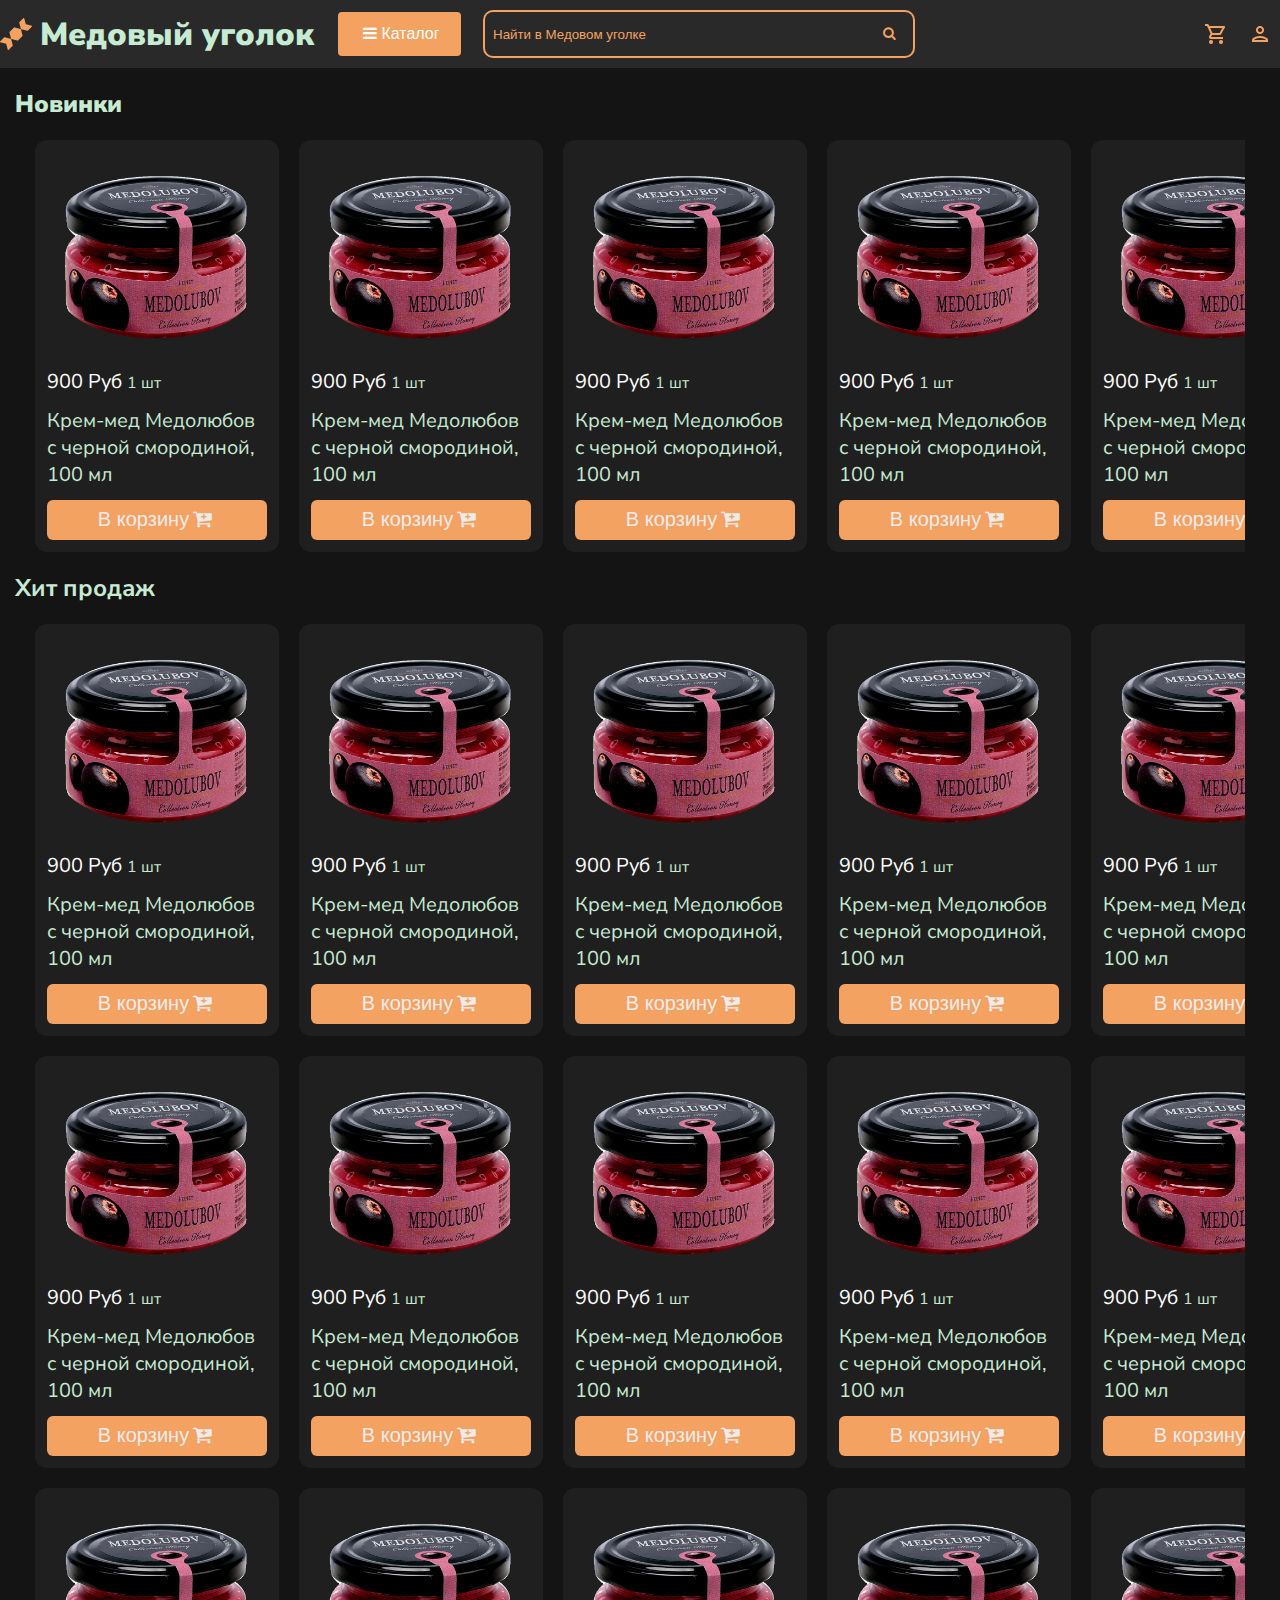
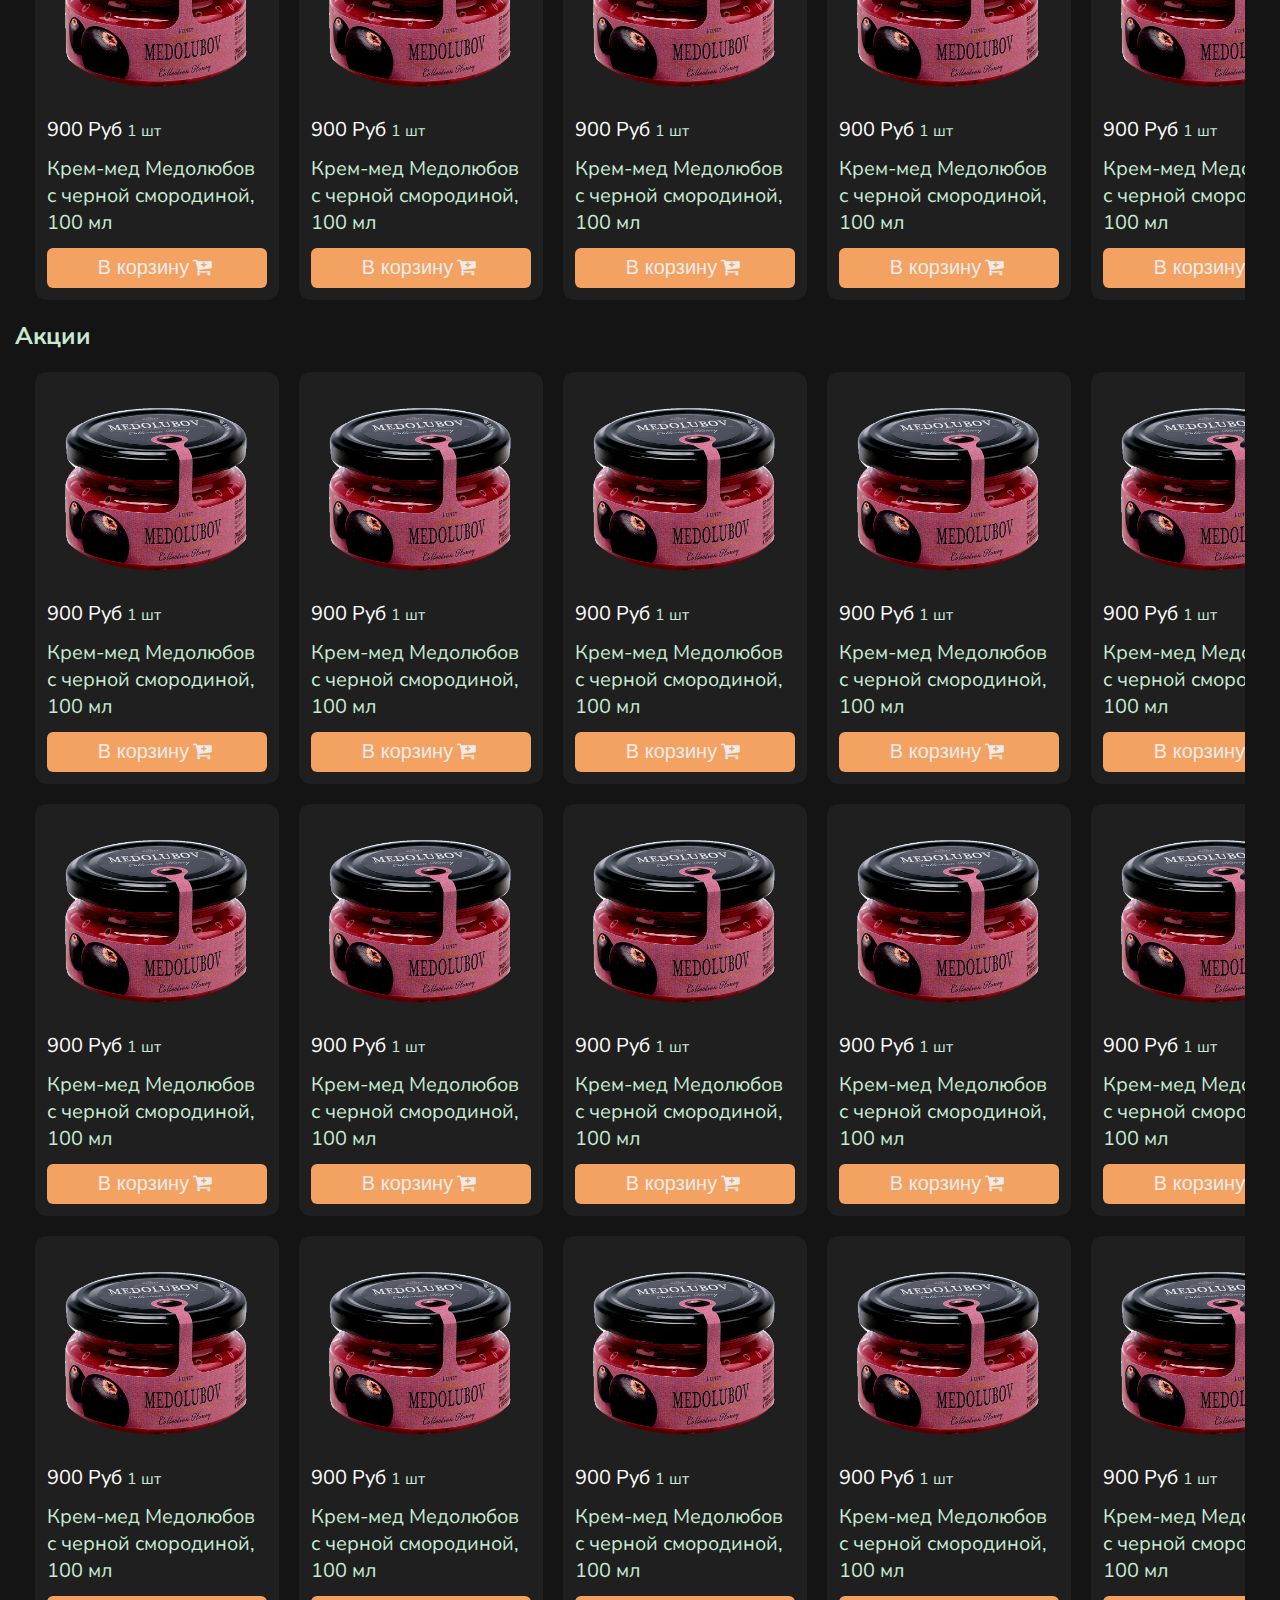
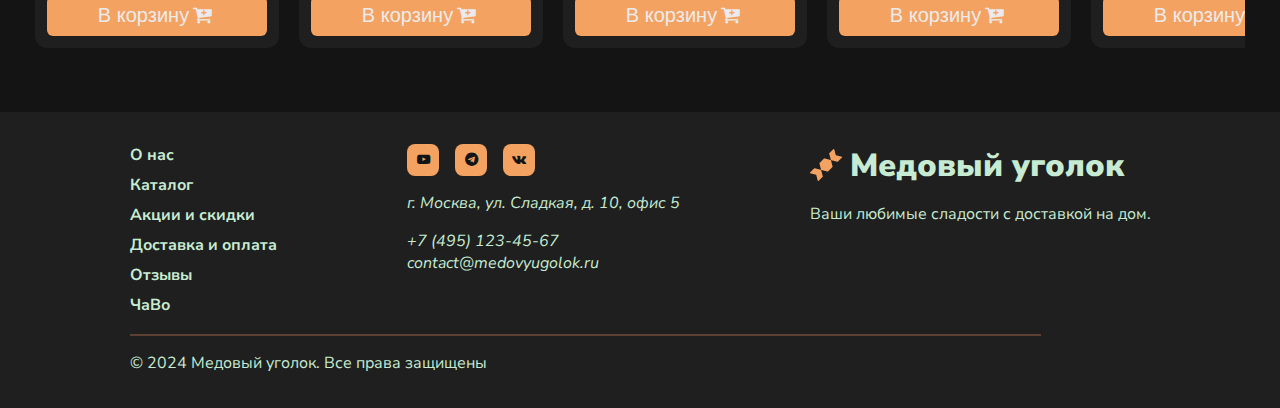
<file: .idea/Main.html>
<!DOCTYPE html>
<html>
<head>
    <meta charset="utf-8">
    <meta name="viewport" content="width=device-width, initial-scale=1">
    <title>Медовый уголок</title>
    <link rel="preconnect" href="https://fonts.googleapis.com">
    <link rel="preconnect" href="https://fonts.gstatic.com" crossorigin>
    <link href="https://fonts.googleapis.com/css2?family=Nunito+Sans:ital,opsz,wght@0,6..12,200..1000;1,6..12,200..1000&display=swap" rel="stylesheet">
    <link rel = "icon" type="image/png" href="images/favicon.png">
    <link rel = "stylesheet" href="Header.css">
    <link rel = "stylesheet" href="Main.css">
    <link rel = "stylesheet" href="Footer.css">
    <link rel="stylesheet" href="https://maxcdn.bootstrapcdn.com/font-awesome/4.7.0/css/font-awesome.min.css">
</head>
<body>
<header>
    <div class="dv1">
        <img src="images/favicon.png" alt = "logo" hspace = "8" vspace = "8">
        <h1 style="display: inline-block; color: #C6EBD2;" id="main_page_start"><b>Медовый уголок</b></h1>
    </div>
    <nav class="nv1">
        <button id="katalog_button">Каталог</button>
        <label>
            <input type="search" placeholder="Найти в Медовом уголке">
            <button type="submit" id="search"></button>
        </label>
        <button id="user_cart_button"></button>
        <button id="user_button"></button>
    </nav>
</header>


<main>
    <section>
        <h2><b>Новинки</b></h2>
        <div class="scroller_new">
            <div class="scroll_item">
                <img src="images/product.png" alt="product" width="220px" heigth="220px">
                <p id="price">900 Руб <span>1 шт</span></p>
                <p>Крем-мед Медолюбов с черной смородиной,<br> 100 мл</p>
                <button class="add_to_cart_button" id="add_to_cart">В корзину</button>
            </div>
            <div class="scroll_item">
                <img src="images/product.png" alt="product" width="220px" heigth="220px">
                <p id="price">900 Руб <span>1 шт</span></p>
                <p>Крем-мед Медолюбов с черной смородиной,<br> 100 мл</p>
                <button class="add_to_cart_button" id="add_to_cart">В корзину</button>
            </div>
            <div class="scroll_item">
                <img src="images/product.png" alt="product" width="220px" heigth="220px">
                <p id="price">900 Руб <span>1 шт</span></p>
                <p>Крем-мед Медолюбов с черной смородиной,<br> 100 мл</p>
                <button class="add_to_cart_button" id="add_to_cart">В корзину</button>
            </div>
            <div class="scroll_item">
                <img src="images/product.png" alt="product" width="220px" heigth="220px">
                <p id="price">900 Руб <span>1 шт</span></p>
                <p>Крем-мед Медолюбов с черной смородиной,<br> 100 мл</p>
                <button class="add_to_cart_button" id="add_to_cart">В корзину</button>
            </div>
            <div class="scroll_item">
                <img src="images/product.png" alt="product" width="220px" heigth="220px">
                <p id="price">900 Руб <span>1 шт</span></p>
                <p>Крем-мед Медолюбов с черной смородиной,<br> 100 мл</p>
                <button class="add_to_cart_button" id="add_to_cart">В корзину</button>
            </div>
            <div class="scroll_item">
                <img src="images/product.png" alt="product" width="220px" heigth="220px">
                <p id="price">900 Руб <span>1 шт</span></p>
                <p>Крем-мед Медолюбов с черной смородиной,<br> 100 мл</p>
                <button class="add_to_cart_button" id="add_to_cart">В корзину</button>
            </div>
            <div class="scroll_item">
                <img src="images/product.png" alt="product" width="220px" heigth="220px">
                <p id="price">900 Руб <span>1 шт</span></p>
                <p>Крем-мед Медолюбов с черной смородиной,<br> 100 мл</p>
                <button class="add_to_cart_button" id="add_to_cart">В корзину</button>
            </div>
            <div class="scroll_item">
                <img src="images/product.png" alt="product" width="220px" heigth="220px">
                <p id="price">900 Руб <span>1 шт</span></p>
                <p>Крем-мед Медолюбов с черной смородиной,<br> 100 мл</p>
                <button class="add_to_cart_button" id="add_to_cart">В корзину</button>
            </div>
            <div class="scroll_item">
                <img src="images/product.png" alt="product" width="220px" heigth="220px">
                <p id="price">900 Руб <span>1 шт</span></p>
                <p>Крем-мед Медолюбов с черной смородиной,<br> 100 мл</p>
                <button class="add_to_cart_button" id="add_to_cart">В корзину</button>
            </div>
            <div class="scroll_item">
                <img src="images/product.png" alt="product" width="220px" heigth="220px">
                <p id="price">900 Руб <span>1 шт</span></p>
                <p>Крем-мед Медолюбов с черной смородиной,<br> 100 мл</p>
                <button class="add_to_cart_button" id="add_to_cart">В корзину</button>
            </div>
        </div>
    </section>


    <section>
        <h2>Хит продаж</h2>
        <div class="multiple_scrollers">
            <div class="scroller_new">
                <div class="scroll_item">
                    <img src="images/product.png" alt="product" width="220px" heigth="220px">
                    <p id="price">900 Руб <span>1 шт</span></p>
                    <p>Крем-мед Медолюбов с черной смородиной,<br> 100 мл</p>
                    <button class="add_to_cart_button" id="add_to_cart">В корзину</button>
                </div>
                <div class="scroll_item">
                    <img src="images/product.png" alt="product" width="220px" heigth="220px">
                    <p id="price">900 Руб <span>1 шт</span></p>
                    <p>Крем-мед Медолюбов с черной смородиной,<br> 100 мл</p>
                    <button class="add_to_cart_button" id="add_to_cart">В корзину</button>
                </div>
                <div class="scroll_item">
                    <img src="images/product.png" alt="product" width="220px" heigth="220px">
                    <p id="price">900 Руб <span>1 шт</span></p>
                    <p>Крем-мед Медолюбов с черной смородиной,<br> 100 мл</p>
                    <button class="add_to_cart_button" id="add_to_cart">В корзину</button>
                </div>
                <div class="scroll_item">
                    <img src="images/product.png" alt="product" width="220px" heigth="220px">
                    <p id="price">900 Руб <span>1 шт</span></p>
                    <p>Крем-мед Медолюбов с черной смородиной,<br> 100 мл</p>
                    <button class="add_to_cart_button" id="add_to_cart">В корзину</button>
                </div>
                <div class="scroll_item">
                    <img src="images/product.png" alt="product" width="220px" heigth="220px">
                    <p id="price">900 Руб <span>1 шт</span></p>
                    <p>Крем-мед Медолюбов с черной смородиной,<br> 100 мл</p>
                    <button class="add_to_cart_button" id="add_to_cart">В корзину</button>
                </div>
                <div class="scroll_item">
                    <img src="images/product.png" alt="product" width="220px" heigth="220px">
                    <p id="price">900 Руб <span>1 шт</span></p>
                    <p>Крем-мед Медолюбов с черной смородиной,<br> 100 мл</p>
                    <button class="add_to_cart_button" id="add_to_cart">В корзину</button>
                </div>
                <div class="scroll_item">
                    <img src="images/product.png" alt="product" width="220px" heigth="220px">
                    <p id="price">900 Руб <span>1 шт</span></p>
                    <p>Крем-мед Медолюбов с черной смородиной,<br> 100 мл</p>
                    <button class="add_to_cart_button" id="add_to_cart">В корзину</button>
                </div>
                <div class="scroll_item">
                    <img src="images/product.png" alt="product" width="220px" heigth="220px">
                    <p id="price">900 Руб <span>1 шт</span></p>
                    <p>Крем-мед Медолюбов с черной смородиной,<br> 100 мл</p>
                    <button class="add_to_cart_button" id="add_to_cart">В корзину</button>
                </div>
                <div class="scroll_item">
                    <img src="images/product.png" alt="product" width="220px" heigth="220px">
                    <p id="price">900 Руб <span>1 шт</span></p>
                    <p>Крем-мед Медолюбов с черной смородиной,<br> 100 мл</p>
                    <button class="add_to_cart_button" id="add_to_cart">В корзину</button>
                </div>
                <div class="scroll_item">
                    <img src="images/product.png" alt="product" width="220px" heigth="220px">
                    <p id="price">900 Руб <span>1 шт</span></p>
                    <p>Крем-мед Медолюбов с черной смородиной,<br> 100 мл</p>
                    <button class="add_to_cart_button" id="add_to_cart">В корзину</button>
                </div>
            </div>
            <div class="scroller_new">
                <div class="scroll_item">
                    <img src="images/product.png" alt="product" width="220px" heigth="220px">
                    <p id="price">900 Руб <span>1 шт</span></p>
                    <p>Крем-мед Медолюбов с черной смородиной,<br> 100 мл</p>
                    <button class="add_to_cart_button" id="add_to_cart">В корзину</button>
                </div>
                <div class="scroll_item">
                    <img src="images/product.png" alt="product" width="220px" heigth="220px">
                    <p id="price">900 Руб <span>1 шт</span></p>
                    <p>Крем-мед Медолюбов с черной смородиной,<br> 100 мл</p>
                    <button class="add_to_cart_button" id="add_to_cart">В корзину</button>
                </div>
                <div class="scroll_item">
                    <img src="images/product.png" alt="product" width="220px" heigth="220px">
                    <p id="price">900 Руб <span>1 шт</span></p>
                    <p>Крем-мед Медолюбов с черной смородиной,<br> 100 мл</p>
                    <button class="add_to_cart_button" id="add_to_cart">В корзину</button>
                </div>
                <div class="scroll_item">
                    <img src="images/product.png" alt="product" width="220px" heigth="220px">
                    <p id="price">900 Руб <span>1 шт</span></p>
                    <p>Крем-мед Медолюбов с черной смородиной,<br> 100 мл</p>
                    <button class="add_to_cart_button" id="add_to_cart">В корзину</button>
                </div>
                <div class="scroll_item">
                    <img src="images/product.png" alt="product" width="220px" heigth="220px">
                    <p id="price">900 Руб <span>1 шт</span></p>
                    <p>Крем-мед Медолюбов с черной смородиной,<br> 100 мл</p>
                    <button class="add_to_cart_button" id="add_to_cart">В корзину</button>
                </div>
                <div class="scroll_item">
                    <img src="images/product.png" alt="product" width="220px" heigth="220px">
                    <p id="price">900 Руб <span>1 шт</span></p>
                    <p>Крем-мед Медолюбов с черной смородиной,<br> 100 мл</p>
                    <button class="add_to_cart_button" id="add_to_cart">В корзину</button>
                </div>
                <div class="scroll_item">
                    <img src="images/product.png" alt="product" width="220px" heigth="220px">
                    <p id="price">900 Руб <span>1 шт</span></p>
                    <p>Крем-мед Медолюбов с черной смородиной,<br> 100 мл</p>
                    <button class="add_to_cart_button" id="add_to_cart">В корзину</button>
                </div>
                <div class="scroll_item">
                    <img src="images/product.png" alt="product" width="220px" heigth="220px">
                    <p id="price">900 Руб <span>1 шт</span></p>
                    <p>Крем-мед Медолюбов с черной смородиной,<br> 100 мл</p>
                    <button class="add_to_cart_button" id="add_to_cart">В корзину</button>
                </div>
                <div class="scroll_item">
                    <img src="images/product.png" alt="product" width="220px" heigth="220px">
                    <p id="price">900 Руб <span>1 шт</span></p>
                    <p>Крем-мед Медолюбов с черной смородиной,<br> 100 мл</p>
                    <button class="add_to_cart_button" id="add_to_cart">В корзину</button>
                </div>
                <div class="scroll_item">
                    <img src="images/product.png" alt="product" width="220px" heigth="220px">
                    <p id="price">900 Руб <span>1 шт</span></p>
                    <p>Крем-мед Медолюбов с черной смородиной,<br> 100 мл</p>
                    <button class="add_to_cart_button" id="add_to_cart">В корзину</button>
                </div>
            </div>
            <div class="scroller_new">
                <div class="scroll_item">
                    <img src="images/product.png" alt="product" width="220px" heigth="220px">
                    <p id="price">900 Руб <span>1 шт</span></p>
                    <p>Крем-мед Медолюбов с черной смородиной,<br> 100 мл</p>
                    <button class="add_to_cart_button" id="add_to_cart">В корзину</button>
                </div>
                <div class="scroll_item">
                    <img src="images/product.png" alt="product" width="220px" heigth="220px">
                    <p id="price">900 Руб <span>1 шт</span></p>
                    <p>Крем-мед Медолюбов с черной смородиной,<br> 100 мл</p>
                    <button class="add_to_cart_button" id="add_to_cart">В корзину</button>
                </div>
                <div class="scroll_item">
                    <img src="images/product.png" alt="product" width="220px" heigth="220px">
                    <p id="price">900 Руб <span>1 шт</span></p>
                    <p>Крем-мед Медолюбов с черной смородиной,<br> 100 мл</p>
                    <button class="add_to_cart_button" id="add_to_cart">В корзину</button>
                </div>
                <div class="scroll_item">
                    <img src="images/product.png" alt="product" width="220px" heigth="220px">
                    <p id="price">900 Руб <span>1 шт</span></p>
                    <p>Крем-мед Медолюбов с черной смородиной,<br> 100 мл</p>
                    <button class="add_to_cart_button" id="add_to_cart">В корзину</button>
                </div>
                <div class="scroll_item">
                    <img src="images/product.png" alt="product" width="220px" heigth="220px">
                    <p id="price">900 Руб <span>1 шт</span></p>
                    <p>Крем-мед Медолюбов с черной смородиной,<br> 100 мл</p>
                    <button class="add_to_cart_button" id="add_to_cart">В корзину</button>
                </div>
                <div class="scroll_item">
                    <img src="images/product.png" alt="product" width="220px" heigth="220px">
                    <p id="price">900 Руб <span>1 шт</span></p>
                    <p>Крем-мед Медолюбов с черной смородиной,<br> 100 мл</p>
                    <button class="add_to_cart_button" id="add_to_cart">В корзину</button>
                </div>
                <div class="scroll_item">
                    <img src="images/product.png" alt="product" width="220px" heigth="220px">
                    <p id="price">900 Руб <span>1 шт</span></p>
                    <p>Крем-мед Медолюбов с черной смородиной,<br> 100 мл</p>
                    <button class="add_to_cart_button" id="add_to_cart">В корзину</button>
                </div>
                <div class="scroll_item">
                    <img src="images/product.png" alt="product" width="220px" heigth="220px">
                    <p id="price">900 Руб <span>1 шт</span></p>
                    <p>Крем-мед Медолюбов с черной смородиной,<br> 100 мл</p>
                    <button class="add_to_cart_button" id="add_to_cart">В корзину</button>
                </div>
                <div class="scroll_item">
                    <img src="images/product.png" alt="product" width="220px" heigth="220px">
                    <p id="price">900 Руб <span>1 шт</span></p>
                    <p>Крем-мед Медолюбов с черной смородиной,<br> 100 мл</p>
                    <button class="add_to_cart_button" id="add_to_cart">В корзину</button>
                </div>
                <div class="scroll_item">
                    <img src="images/product.png" alt="product" width="220px" heigth="220px">
                    <p id="price">900 Руб <span>1 шт</span></p>
                    <p>Крем-мед Медолюбов с черной смородиной,<br> 100 мл</p>
                    <button class="add_to_cart_button" id="add_to_cart">В корзину</button>
                </div>
            </div>
        </div>
    </section>


    <section>
        <h2 id="sales">Акции</h2>
        <div class="multiple_scrollers">
            <div class="scroller_new">
                <div class="scroll_item">
                    <img src="images/product.png" alt="product" width="220px" heigth="220px">
                    <p id="price">900 Руб <span>1 шт</span></p>
                    <p>Крем-мед Медолюбов с черной смородиной,<br> 100 мл</p>
                    <button class="add_to_cart_button" id="add_to_cart">В корзину</button>
                </div>
                <div class="scroll_item">
                    <img src="images/product.png" alt="product" width="220px" heigth="220px">
                    <p id="price">900 Руб <span>1 шт</span></p>
                    <p>Крем-мед Медолюбов с черной смородиной,<br> 100 мл</p>
                    <button class="add_to_cart_button" id="add_to_cart">В корзину</button>
                </div>
                <div class="scroll_item">
                    <img src="images/product.png" alt="product" width="220px" heigth="220px">
                    <p id="price">900 Руб <span>1 шт</span></p>
                    <p>Крем-мед Медолюбов с черной смородиной,<br> 100 мл</p>
                    <button class="add_to_cart_button" id="add_to_cart">В корзину</button>
                </div>
                <div class="scroll_item">
                    <img src="images/product.png" alt="product" width="220px" heigth="220px">
                    <p id="price">900 Руб <span>1 шт</span></p>
                    <p>Крем-мед Медолюбов с черной смородиной,<br> 100 мл</p>
                    <button class="add_to_cart_button" id="add_to_cart">В корзину</button>
                </div>
                <div class="scroll_item">
                    <img src="images/product.png" alt="product" width="220px" heigth="220px">
                    <p id="price">900 Руб <span>1 шт</span></p>
                    <p>Крем-мед Медолюбов с черной смородиной,<br> 100 мл</p>
                    <button class="add_to_cart_button" id="add_to_cart">В корзину</button>
                </div>
                <div class="scroll_item">
                    <img src="images/product.png" alt="product" width="220px" heigth="220px">
                    <p id="price">900 Руб <span>1 шт</span></p>
                    <p>Крем-мед Медолюбов с черной смородиной,<br> 100 мл</p>
                    <button class="add_to_cart_button" id="add_to_cart">В корзину</button>
                </div>
                <div class="scroll_item">
                    <img src="images/product.png" alt="product" width="220px" heigth="220px">
                    <p id="price">900 Руб <span>1 шт</span></p>
                    <p>Крем-мед Медолюбов с черной смородиной,<br> 100 мл</p>
                    <button class="add_to_cart_button" id="add_to_cart">В корзину</button>
                </div>
                <div class="scroll_item">
                    <img src="images/product.png" alt="product" width="220px" heigth="220px">
                    <p id="price">900 Руб <span>1 шт</span></p>
                    <p>Крем-мед Медолюбов с черной смородиной,<br> 100 мл</p>
                    <button class="add_to_cart_button" id="add_to_cart">В корзину</button>
                </div>
                <div class="scroll_item">
                    <img src="images/product.png" alt="product" width="220px" heigth="220px">
                    <p id="price">900 Руб <span>1 шт</span></p>
                    <p>Крем-мед Медолюбов с черной смородиной,<br> 100 мл</p>
                    <button class="add_to_cart_button" id="add_to_cart">В корзину</button>
                </div>
                <div class="scroll_item">
                    <img src="images/product.png" alt="product" width="220px" heigth="220px">
                    <p id="price">900 Руб <span>1 шт</span></p>
                    <p>Крем-мед Медолюбов с черной смородиной,<br> 100 мл</p>
                    <button class="add_to_cart_button" id="add_to_cart">В корзину</button>
                </div>
            </div>
            <div class="scroller_new">
                <div class="scroll_item">
                    <img src="images/product.png" alt="product" width="220px" heigth="220px">
                    <p id="price">900 Руб <span>1 шт</span></p>
                    <p>Крем-мед Медолюбов с черной смородиной,<br> 100 мл</p>
                    <button class="add_to_cart_button" id="add_to_cart">В корзину</button>
                </div>
                <div class="scroll_item">
                    <img src="images/product.png" alt="product" width="220px" heigth="220px">
                    <p id="price">900 Руб <span>1 шт</span></p>
                    <p>Крем-мед Медолюбов с черной смородиной,<br> 100 мл</p>
                    <button class="add_to_cart_button" id="add_to_cart">В корзину</button>
                </div>
                <div class="scroll_item">
                    <img src="images/product.png" alt="product" width="220px" heigth="220px">
                    <p id="price">900 Руб <span>1 шт</span></p>
                    <p>Крем-мед Медолюбов с черной смородиной,<br> 100 мл</p>
                    <button class="add_to_cart_button" id="add_to_cart">В корзину</button>
                </div>
                <div class="scroll_item">
                    <img src="images/product.png" alt="product" width="220px" heigth="220px">
                    <p id="price">900 Руб <span>1 шт</span></p>
                    <p>Крем-мед Медолюбов с черной смородиной,<br> 100 мл</p>
                    <button class="add_to_cart_button" id="add_to_cart">В корзину</button>
                </div>
                <div class="scroll_item">
                    <img src="images/product.png" alt="product" width="220px" heigth="220px">
                    <p id="price">900 Руб <span>1 шт</span></p>
                    <p>Крем-мед Медолюбов с черной смородиной,<br> 100 мл</p>
                    <button class="add_to_cart_button" id="add_to_cart">В корзину</button>
                </div>
                <div class="scroll_item">
                    <img src="images/product.png" alt="product" width="220px" heigth="220px">
                    <p id="price">900 Руб <span>1 шт</span></p>
                    <p>Крем-мед Медолюбов с черной смородиной,<br> 100 мл</p>
                    <button class="add_to_cart_button" id="add_to_cart">В корзину</button>
                </div>
                <div class="scroll_item">
                    <img src="images/product.png" alt="product" width="220px" heigth="220px">
                    <p id="price">900 Руб <span>1 шт</span></p>
                    <p>Крем-мед Медолюбов с черной смородиной,<br> 100 мл</p>
                    <button class="add_to_cart_button" id="add_to_cart">В корзину</button>
                </div>
                <div class="scroll_item">
                    <img src="images/product.png" alt="product" width="220px" heigth="220px">
                    <p id="price">900 Руб <span>1 шт</span></p>
                    <p>Крем-мед Медолюбов с черной смородиной,<br> 100 мл</p>
                    <button class="add_to_cart_button" id="add_to_cart">В корзину</button>
                </div>
                <div class="scroll_item">
                    <img src="images/product.png" alt="product" width="220px" heigth="220px">
                    <p id="price">900 Руб <span>1 шт</span></p>
                    <p>Крем-мед Медолюбов с черной смородиной,<br> 100 мл</p>
                    <button class="add_to_cart_button" id="add_to_cart">В корзину</button>
                </div>
                <div class="scroll_item">
                    <img src="images/product.png" alt="product" width="220px" heigth="220px">
                    <p id="price">900 Руб <span>1 шт</span></p>
                    <p>Крем-мед Медолюбов с черной смородиной,<br> 100 мл</p>
                    <button class="add_to_cart_button" id="add_to_cart">В корзину</button>
                </div>
            </div>
            <div class="scroller_new">
                <div class="scroll_item">
                    <img src="images/product.png" alt="product" width="220px" heigth="220px">
                    <p id="price">900 Руб <span>1 шт</span></p>
                    <p>Крем-мед Медолюбов с черной смородиной,<br> 100 мл</p>
                    <button class="add_to_cart_button" id="add_to_cart">В корзину</button>
                </div>
                <div class="scroll_item">
                    <img src="images/product.png" alt="product" width="220px" heigth="220px">
                    <p id="price">900 Руб <span>1 шт</span></p>
                    <p>Крем-мед Медолюбов с черной смородиной,<br> 100 мл</p>
                    <button class="add_to_cart_button" id="add_to_cart">В корзину</button>
                </div>
                <div class="scroll_item">
                    <img src="images/product.png" alt="product" width="220px" heigth="220px">
                    <p id="price">900 Руб <span>1 шт</span></p>
                    <p>Крем-мед Медолюбов с черной смородиной,<br> 100 мл</p>
                    <button class="add_to_cart_button" id="add_to_cart">В корзину</button>
                </div>
                <div class="scroll_item">
                    <img src="images/product.png" alt="product" width="220px" heigth="220px">
                    <p id="price">900 Руб <span>1 шт</span></p>
                    <p>Крем-мед Медолюбов с черной смородиной,<br> 100 мл</p>
                    <button class="add_to_cart_button" id="add_to_cart">В корзину</button>
                </div>
                <div class="scroll_item">
                    <img src="images/product.png" alt="product" width="220px" heigth="220px">
                    <p id="price">900 Руб <span>1 шт</span></p>
                    <p>Крем-мед Медолюбов с черной смородиной,<br> 100 мл</p>
                    <button class="add_to_cart_button" id="add_to_cart">В корзину</button>
                </div>
                <div class="scroll_item">
                    <img src="images/product.png" alt="product" width="220px" heigth="220px">
                    <p id="price">900 Руб <span>1 шт</span></p>
                    <p>Крем-мед Медолюбов с черной смородиной,<br> 100 мл</p>
                    <button class="add_to_cart_button" id="add_to_cart">В корзину</button>
                </div>
                <div class="scroll_item">
                    <img src="images/product.png" alt="product" width="220px" heigth="220px">
                    <p id="price">900 Руб <span>1 шт</span></p>
                    <p>Крем-мед Медолюбов с черной смородиной,<br> 100 мл</p>
                    <button class="add_to_cart_button" id="add_to_cart">В корзину</button>
                </div>
                <div class="scroll_item">
                    <img src="images/product.png" alt="product" width="220px" heigth="220px">
                    <p id="price">900 Руб <span>1 шт</span></p>
                    <p>Крем-мед Медолюбов с черной смородиной,<br> 100 мл</p>
                    <button class="add_to_cart_button" id="add_to_cart">В корзину</button>
                </div>
                <div class="scroll_item">
                    <img src="images/product.png" alt="product" width="220px" heigth="220px">
                    <p id="price">900 Руб <span>1 шт</span></p>
                    <p>Крем-мед Медолюбов с черной смородиной,<br> 100 мл</p>
                    <button class="add_to_cart_button" id="add_to_cart">В корзину</button>
                </div>
                <div class="scroll_item">
                    <img src="images/product.png" alt="product" width="220px" heigth="220px">
                    <p id="price">900 Руб <span>1 шт</span></p>
                    <p>Крем-мед Медолюбов с черной смородиной,<br> 100 мл</p>
                    <button class="add_to_cart_button" id="add_to_cart">В корзину</button>
                </div>
            </div>
        </div>
    </section>

</main>


<footer>
    <div class="foot">
        <nav class="footer_nav1">
            <a>О нас</a>
            <a href="#katalog_button">Каталог</a>
            <a href="#sales">Акции и скидки</a>
            <a>Доставка и оплата</a>
            <a>Отзывы</a>
            <a>ЧаВо</a>
        </nav>
        <address>
            <nav class="footer_nav2">
                <button class="foot_button" id="yt_button"></button>
                <button class="foot_button" id="tg_button"></button>
                <button class="foot_button" id="vk_button"></button>
            </nav>
            <p>г. Москва, ул. Сладкая, д. 10, офис 5</p>
            <a href="tel:74951234567">+7 (495) 123-45-67</a>
            <a href="mailto:contact@medovyugolok.ru">contact@medovyugolok.ru</a>
        </address>
        <div>
            <div class="footer_div">
                <img src="images/favicon.png" alt = "logo" hspace = "8" vspace = "8">
                <h1 style="display: inline-block; color: #fff;"><a href="#main_page_start"><b>Медовый уголок</b></a></h1>
            </div>
            <p>Ваши любимые сладости с доставкой на дом.</p>
        </div>
    </div>
    <hr color="#5C4033" width="79%">
    <p>© 2024 Медовый уголок. Все права защищены</p>
</footer>
</body>
</html>
</file>
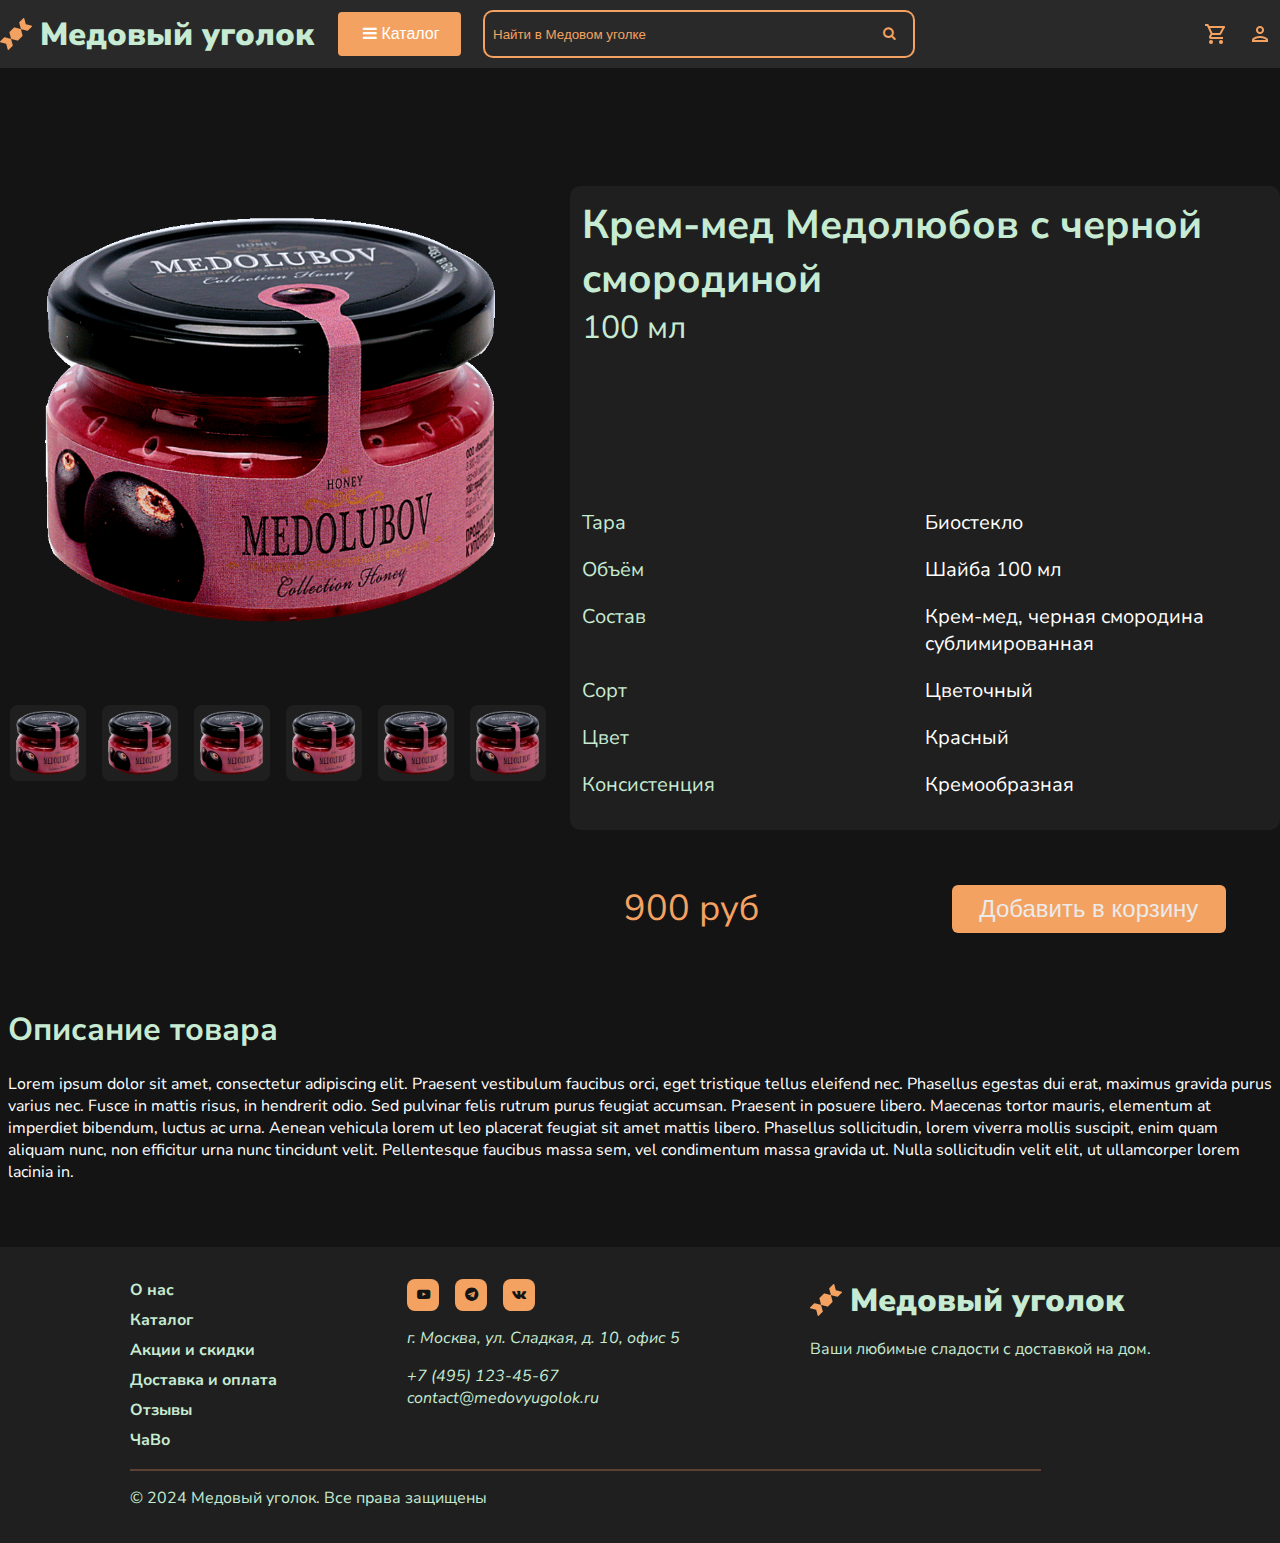
<file: .idea/Product.html>
<!DOCTYPE html>
<html lang="en">
<head>
    <meta charset="UTF-8">
    <meta name="viewport" content="width=device-width, initial-scale=1">
    <title></title>
    <link rel="preconnect" href="https://fonts.googleapis.com">
    <link rel="preconnect" href="https://fonts.gstatic.com" crossorigin>
    <link href="https://fonts.googleapis.com/css2?family=Nunito+Sans:ital,opsz,wght@0,6..12,200..1000;1,6..12,200..1000&display=swap" rel="stylesheet">
    <link rel = "icon" type="image/png" href="images/favicon.png">
    <link rel="stylesheet" href="https://maxcdn.bootstrapcdn.com/font-awesome/4.7.0/css/font-awesome.min.css">
    <link rel = "stylesheet" href="Header.css">
    <link rel = "stylesheet" href="Footer.css">
    <link rel = "stylesheet" href="Product.css">
</head>
<body>
<header>
    <div class="dv1">
        <img src="images/favicon.png" alt = "logo" hspace = "8" vspace = "8">
        <h1 style="color: #C6EBD2;" id="main_page_start"><b>Медовый уголок</b></h1>
    </div>
    <nav class="nv1">
        <button id="katalog_button">Каталог</button>
        <label>
            <input type="search" placeholder="Найти в Медовом уголке">
            <button type="submit" id="search"></button>
        </label>
        <button id="user_cart_button"></button>
        <button id="user_button"></button>
    </nav>
</header>

<main>
    <div class="product">
        <div class="product_image">
            <img src="images/product.png"  id="main_image" alt="" height = "100%" width = "100%">
            <div class="list_of_images">
                <img src="images/product.png" alt="" height = "76px" width = "76px">
                <img src="images/product.png" alt="" height = "76px" width = "76px">
                <img src="images/product.png" alt="" height = "76px" width = "76px">
                <img src="images/product.png" alt="" height = "76px" width = "76px">
                <img src="images/product.png" alt="" height = "76px" width = "76px">
                <img src="images/product.png" alt="" height = "76px" width = "76px">
            </div>
        </div>

        <div class="product_info_and_price">
            <div class="product_info">
                <h1 id="product_name">Крем-мед Медолюбов с черной смородиной</h1>
                <p id="product_amount">100 мл</p>
                <div class="product_properties">
                    <p>Тара</p>
                    <p class="value">Биостекло</p>
                    <p>Объём</p>
                    <p class="value">Шайба 100 мл</p>
                    <p>Состав</p>
                    <p class="value">Крем-мед, черная смородина сублимированная</p>
                    <p>Сорт</p>
                    <p class="value">Цветочный</p>
                    <p>Цвет</p>
                    <p class="value">Красный</p>
                    <p>Консистенция</p>
                    <p class="value">Кремообразная</p>
                </div>
            </div>
            <div class="product_price">
                <p>900 руб</p>
                <button class="add_to_cart_button">Добавить в корзину</button>
            </div>
        </div>
    </div>

    <div class="description">
        <h1>Описание товара</h1>
        <p>Lorem ipsum dolor sit amet, consectetur adipiscing elit. Praesent vestibulum faucibus orci, eget tristique tellus eleifend nec. Phasellus egestas dui erat, maximus gravida purus varius nec. Fusce in mattis risus, in hendrerit odio. Sed pulvinar felis rutrum purus feugiat accumsan. Praesent in posuere libero. Maecenas tortor mauris, elementum at imperdiet bibendum, luctus ac urna. Aenean vehicula lorem ut leo placerat feugiat sit amet mattis libero. Phasellus sollicitudin, lorem viverra mollis suscipit, enim quam aliquam nunc, non efficitur urna nunc tincidunt velit. Pellentesque faucibus massa sem, vel condimentum massa gravida ut. Nulla sollicitudin velit elit, ut ullamcorper lorem lacinia in.</p>
    </div>
</main>

<footer>
    <div class="foot">
        <nav class="footer_nav1">
            <a>О нас</a>
            <a href="#katalog_button">Каталог</a>
            <a href="#sales">Акции и скидки</a>
            <a>Доставка и оплата</a>
            <a>Отзывы</a>
            <a>ЧаВо</a>
        </nav>
        <address>
            <nav class="footer_nav2">
                <button class="foot_button" id="yt_button"></button>
                <button class="foot_button" id="tg_button"></button>
                <button class="foot_button" id="vk_button"></button>
            </nav>
            <p>г. Москва, ул. Сладкая, д. 10, офис 5</p>
            <a href="tel:74951234567">+7 (495) 123-45-67</a>
            <a href="mailto:contact@medovyugolok.ru">contact@medovyugolok.ru</a>
        </address>
        <div>
            <div class="footer_div">
                <img src="images/favicon.png" alt = "logo" hspace = "8" vspace = "8">
                <h1 style="display: inline-block; color: #fff;"><a href="#main_page_start"><b>Медовый уголок</b></a></h1>
            </div>
            <p>Ваши любимые сладости с доставкой на дом.</p>
        </div>
    </div>
    <hr color="#5C4033" width="79%">
    <p>© 2024 Медовый уголок. Все права защищены</p>
</footer>
</body>
</html>
</file>
<file: .idea/Header.css>
:root{
    --primary-bg: #141414;
    --secondary-bg: #292929;
    --primary-color: #F4A261;
}

header, .dv1, .nv1{
    width: 100%;
    background-color: #292929;
    display: flex;
    align-items: center;
    flex-direction: row;
    justify-content: start;
    vertical-align: middle;
}

header{
    padding: 12px 0px 12px 0px;
    gap: 24px;
}

.dv1{
    white-space: nowrap;
    width: 30%;
    gap: 8px;
}

.dv1>*{
    margin: 0;
}


label {
    position: relative;
    width: 50%;
    height: 44px;
    margin-right: 30%;
}

input::placeholder{
    color: var(--primary-color);
}

label > *{
    border: none;
    outline: none;
    border-radius: 8px;
}

#search{
    width: 24px;
    height: 24px;
    position: absolute;
    top: 9.5px;
    right: 12px;
    background: #292929;
    cursor: pointer;
}

#search::before{
    content: "\f002";
    font-family: FontAwesome;
    align-content: center;
    padding: 0;
    color: var(--primary-color);
}

#user_button, #user_cart_button{
    padding: 0;
    outline: none;
    border: none;
    width: 40px;
    height: 40px;
    background: #292929;
    cursor: pointer;
}

#user_cart_button{
    margin-right: 0.5%;
}

#user_button::before{
    padding: 0;
    align-items: center;
    justify-content: center;
    align-content: center;
    content: url("images/person.png");
    font-family: FontAwesome;
    color: var(--primary-color);
}

#user_cart_button::before{
    content: url("images/shopping_cart.png");
    font-family: FontAwesome;
    color: var(--primary-color);
}


#katalog_button {
    min-width: 123px;
    min-height: 44px;
    margin-right: 24px;
    font-size: 16px;
    color: #fff;;
    background-color: var(--primary-color);
    border-width: 0px;
    border-radius: 4px;
    cursor: pointer;
}

#katalog_button::before{
    content: "\f0c9";
    font-family: FontAwesome;
    color: #FFFFFF;
    margin: 4px;
}

input {
    width: 100%;
    min-height: 44px;
    padding: 8px;
    border-radius: 8px;
    box-shadow: 0px 0px 0px 2px var(--primary-color);
    background: #292929;
    color: var(--primary-color);
}

@media (width < 990px) {
    .dv1{
        display: none;
    }

    header{
        padding-left: 8px;
    }
}
</file>
<file: .idea/Main.css>
:root{
    --primary-bg: #141414;
    --secondary-bg: #1F1F1F;
    --primary-color: #F4A261;
    --text-color: #C6EBD2;
}

body{
    font-family: 'Nunito Sans';
    margin: 0;
    background-color: var(--primary-bg);
}

main{
    padding: 0px 15px 0px 15px;
}

h2{
    color: var(--text-color);
}

.scroller_new{
    display: flex;
    overflow-x: auto;
    gap: 20px;
    margin: 0px 20px 0px 20px;
    max-width: 1360px;
}

.scroller_new::-webkit-scrollbar{
    width: 0;
}

.scroll_item{
    display: flex;
    flex-direction: column;
    align-items: center;
    gap: 12px;
    max-width: 264px;
    max-height: 433px;
    padding: 20px 12px 12px 12px;
    border-radius: 12px;
    background-color: var(--secondary-bg);
    color: var(--text-color);
    font-size: 20px;
}

.scroll_item>p{
    margin: 0;
}

#price{
    align-self: flex-start;
    color: #fff;
}

span{
    font-size: 16px;
    color: var(--text-color);
}

.add_to_cart_button{
    width: 100%;
    height: 40px;
    border: none;
    outline: none;
    border-radius: 6px;
    font-size: 20px;
    background-color: var(--primary-color);
    color: #EBEBEB;
    cursor: pointer;
}


.add_to_cart_button::after{
    content: "\f217";
    margin: 4px;
    font-family: FontAwesome;
}

.multiple_scrollers{
    display: flex;
    flex-direction: column;
    gap: 20px;

}

@media (width < 400px) {
    .scroller_new{
        margin: 0;
    }
}
</file>
<file: .idea/Footer.css>
:root{
    --primary-bg: #141414;
    --secondary-bg: #1F1F1F;
    --primary-color: #F4A261;
    --text-color: #C6EBD2;
}


footer{
    display: flex;
    flex-direction: column;
    padding: 32px 0px 18px 130px;
    margin-top: 64px;
    background-color: var(--secondary-bg);
    color: var(--text-color);
}

.foot{
    display: flex;
    flex-direction: row;
    gap: 130px;
}

.footer_nav1{
    font-size: 16px;
    font-weight: 700;
    display: flex;
    flex-direction: column;
    gap: 8px;
    align-items: start;
    justify-items: center;
}

.footer_nav2{
    display: flex;
    gap: 16px;
}

.foot_button{
    width: 32px;
    height: 32px;
    color: var(--primary-bg);
    background-color: var(--primary-color);
    outline: none;
    border: none;
    border-radius: 8px;
    font-family: FontAwesome;
    cursor: pointer;
}

#yt_button::before{
    content: "\f16a";
    font-family: FontAwesome;
}

#tg_button::before{
    content: "\f2c6";
    font-family: FontAwesome;
}

#vk_button::before{
    content: "\f189";
    font-family: FontAwesome;
}

address{
    display: flex;
    flex-direction: column;
    flex-wrap: wrap;
}

a{
    text-decoration: none;
    color: var(--text-color);
}

.footer_div{
    background-color: var(--secondary-bg);
    display: flex;
    align-items: center;
    flex-direction: row;
    justify-content: start;
    vertical-align: middle;
    gap: 8px;
}

.footer_div>*{
    margin: 0;
}

hr{
    margin: 0;
    margin-top: 18px;
}


@media (width < 990px){
    footer{
        padding: 0;
        padding-left: 16px;
        padding-top: 16px;
    }
    .foot{
        flex-direction: column;
    }
}
</file>
<file: .idea/Product.css>
:root{
    --primary-bg: #141414;
    --secondary-bg: #1F1F1F;
    --primary-color: #F4A261;
    --text-color: #C6EBD2;
}

body{
    font-family: 'Nunito Sans';
    margin: 0;
    background-color: var(--primary-bg);
}

.product{
    display: flex;
    flex-direction: row;
    margin-top: 110px;
    gap: 24px;
    width: 100%;

}

.product_image{
    display: flex;
    flex-direction: column;
    gap: 5%;
    max-width: 50%;
}

.list_of_images{
    display: flex;
    flex-direction: row;
    gap: 1em;
    overflow-x: auto;
    height: 100%;
    margin-left: 10px;
}

.list_of_images::-webkit-scrollbar{
    width: 0;
}

.list_of_images img{
    background-color: var(--secondary-bg);
    border-radius: 8px;
}

.product_info_and_price{
    display: flex;
    flex-direction: column;
    margin-top: 0.4em;
    width: 100%;
    color: var(--text-color);
    font-size: 1.25rem;
}

#product_name{
    margin: 0;
}

#product_amount{
    margin: 0;
    margin-bottom: 5em;
    font-size: 2rem;
}

.value{
    color: #FFF;
}

.product_info{
    display: flex;
    flex-direction: column;
    min-height: 28.5em;
    padding: 0.6em;
    border-radius: 0.5em;
    background-color: var(--secondary-bg);
}


.product_properties{
    display: grid;
    grid-template-columns: 1fr 1fr;
}

.product_properties>p{
    margin: 0;
    margin-bottom: 1em;
}

.product_price{
    display: flex;
    flex-direction: row;
    align-items: center;
    justify-content: center;
    margin: 1.5em;
    color: var(--primary-color);
    font-size: 2.25rem;

}

.product_price>p{
    width: 60%;
    margin: 0;
}

.add_to_cart_button{
    width: 50%;
    min-height: 3rem;
    border: none;
    outline: none;
    border-radius: 0.25em;
    font-size: 1.5rem;
    background-color: var(--primary-color);
    color: #EBEBEB;
    cursor: pointer;
}

.description {
    margin: 8px;
    color: var(--text-color);
}

.description>p{
    color: #FFF;
}

@media (width < 990px) {
    .product{
        flex-direction: column;
        align-items: center;
        justify-items: center;
    }

    .product_image{

    }
}

@media (width < 1200px) {
    .add_to_cart_button{
        content: "В корзину";
    }
}
</file>
